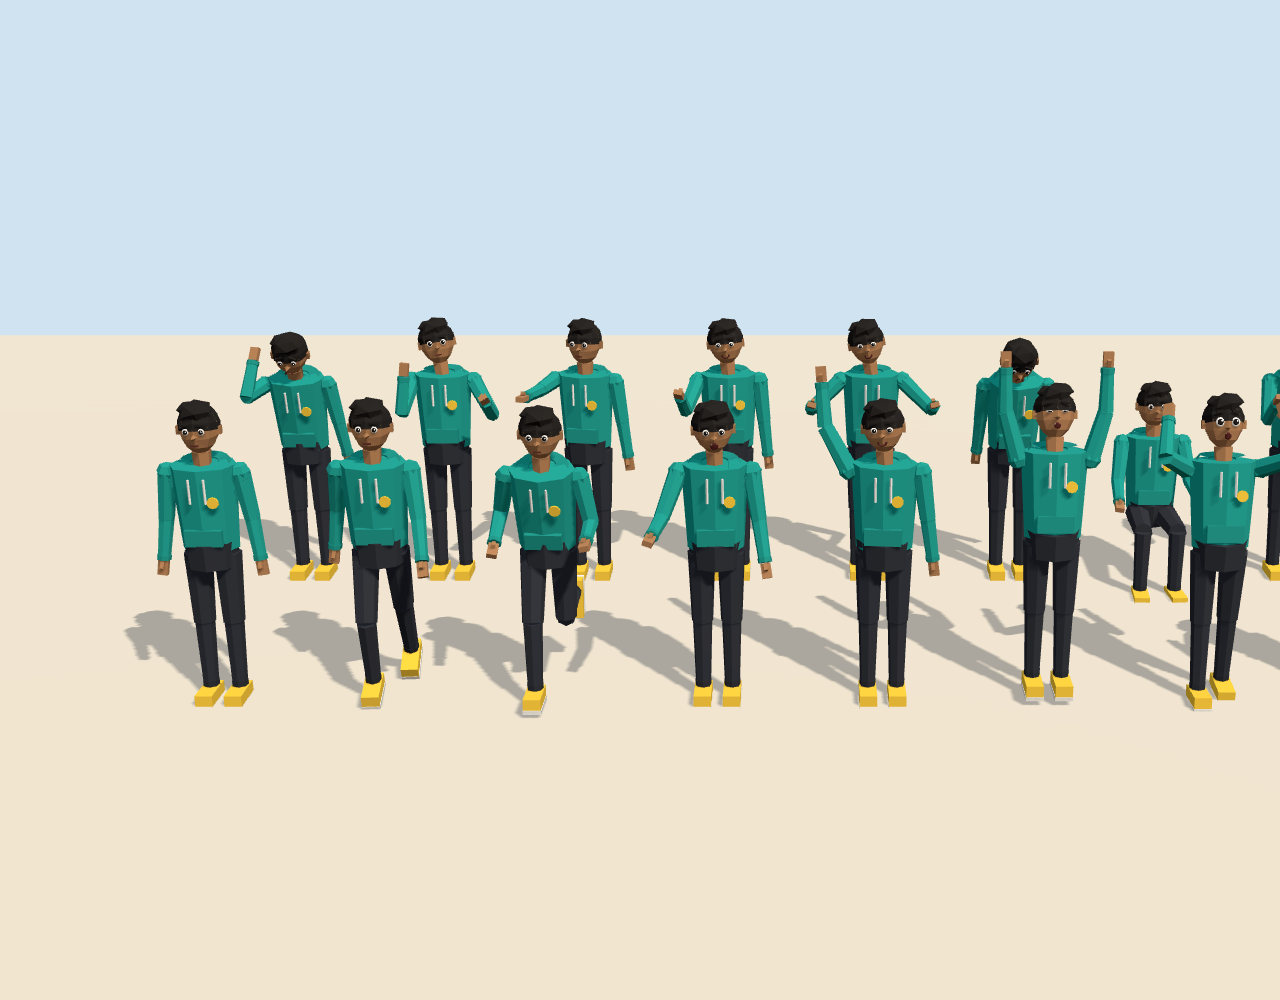
<file: engine/runtime/sheet.html>
<html><head><style>body{margin:0;background:#ddd}</style></head><body><canvas id=c></canvas><script type=module>
import {THREE,mat} from './util.js';
import {makePerson,PRESETS,ACTIONS,applyPose,setFace} from './person.js';
const P=new URLSearchParams(location.search), W=+P.get('w')||1600, H=+P.get('h')||1000;
const r=new THREE.WebGLRenderer({canvas:c,antialias:true,preserveDrawingBuffer:true});r.setSize(W,H);r.shadowMap.enabled=true;r.shadowMap.type=THREE.PCFSoftShadowMap;
const s=new THREE.Scene();s.background=new THREE.Color('#cfe3f0');
s.add(new THREE.HemisphereLight('#ffffff','#7a6a5a',1.6));const d=new THREE.DirectionalLight('#fff4e0',2.4);d.position.set(4,8,6);d.castShadow=true;d.shadow.mapSize.set(2048,2048);Object.assign(d.shadow.camera,{left:-10,right:10,top:6,bottom:-2});s.add(d);
const g=new THREE.Mesh(new THREE.PlaneGeometry(40,20),mat('#e8e2d6'));g.rotation.x=-Math.PI/2;g.receiveShadow=true;s.add(g);
const mode=P.get('mode')||'poses';
const items= mode==='faces'? ['neutral','happy','shocked','sad','angry','laugh','scared','sleep'].map(e=>['hero','idle',e]) : mode==='poses'? ['idle','walk','run','talk','wave','cheer','shocked','scared','facepalm','think','point','thumbsup','shrug','sad','sit','phone'].map(a=>['hero',a])
 : Object.keys(PRESETS).map(k=>[k,'idle']);
const n=items.length, cols=mode==='poses'?8:items.length, sp=mode==='faces'?0.42:1.0;
items.forEach(([who,a,ex],i)=>{const p=makePerson(who);const col=i%cols,row=Math.floor(i/cols);p.root.position.set((col-(cols-1)/2)*sp,0,-row*2.2);
 const pose=ACTIONS[a](0.37);applyPose(p,pose);setFace(p.face,ex||pose._expr||'neutral',1,pose._talk?1:0);s.add(p.root);});
const rows=Math.ceil(n/cols);
const cam=new THREE.PerspectiveCamera(30,W/H,.1,100);
if(mode==='faces'){cam.position.set(0,1.66,4.2);cam.lookAt(0,1.62,0);} else {cam.position.set(0,rows>1?4.6:2.2,rows>1?10.5:7.5);cam.lookAt(0,0.9,-(rows-1)*1.1);}
r.render(s,cam);window.ready=1;
</script></body></html>
</file>
